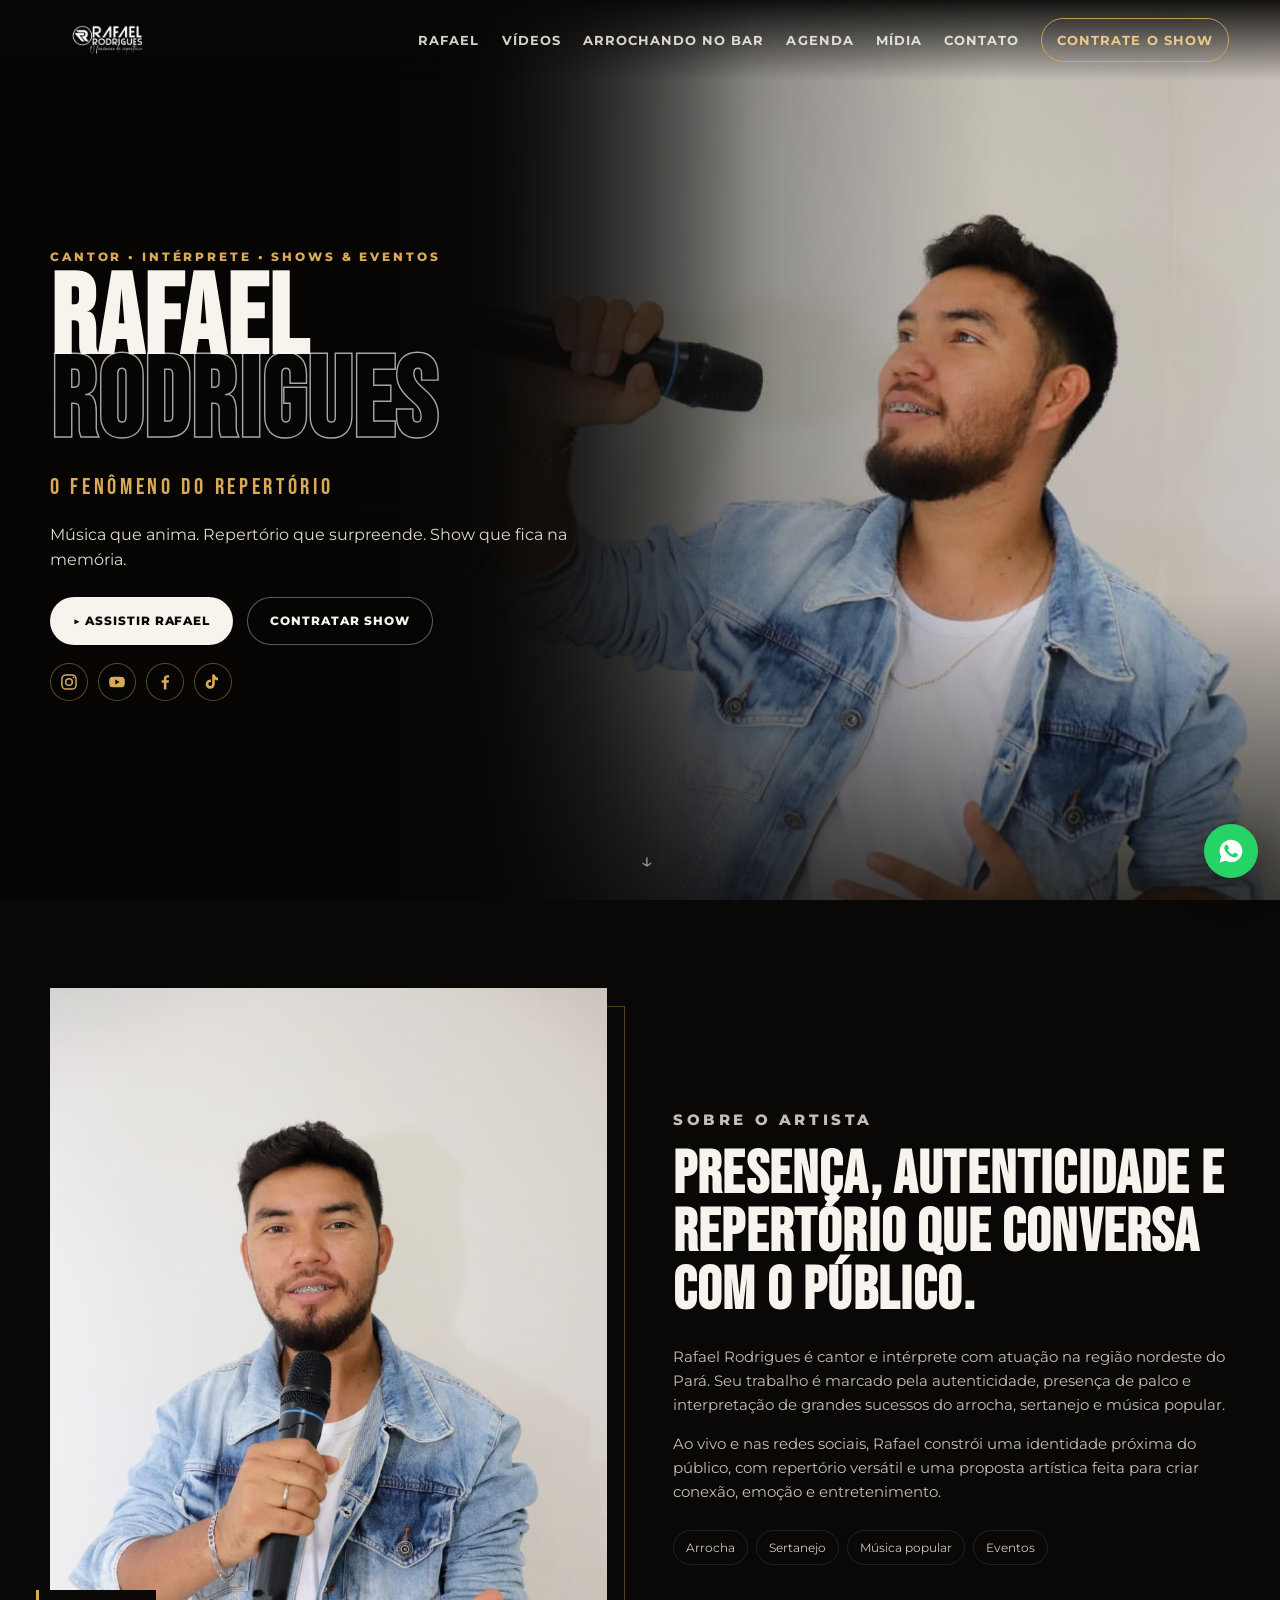
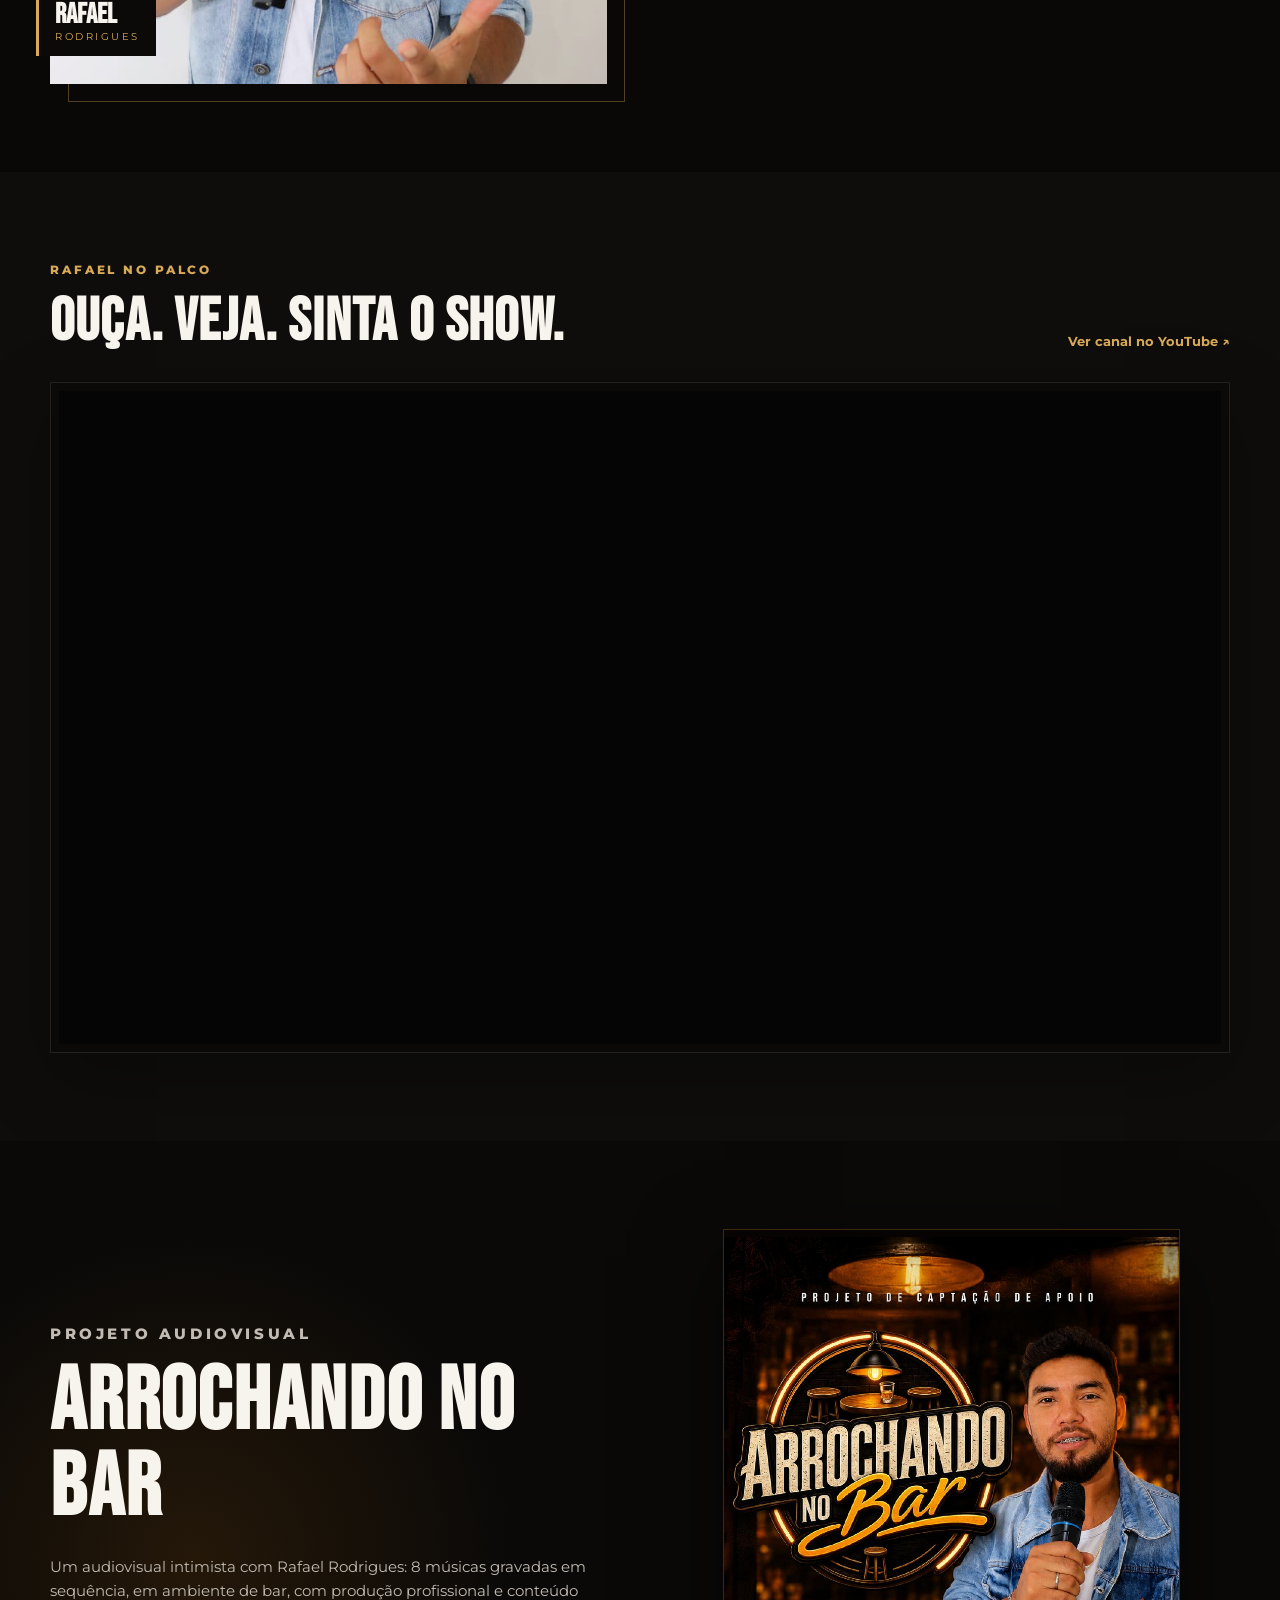
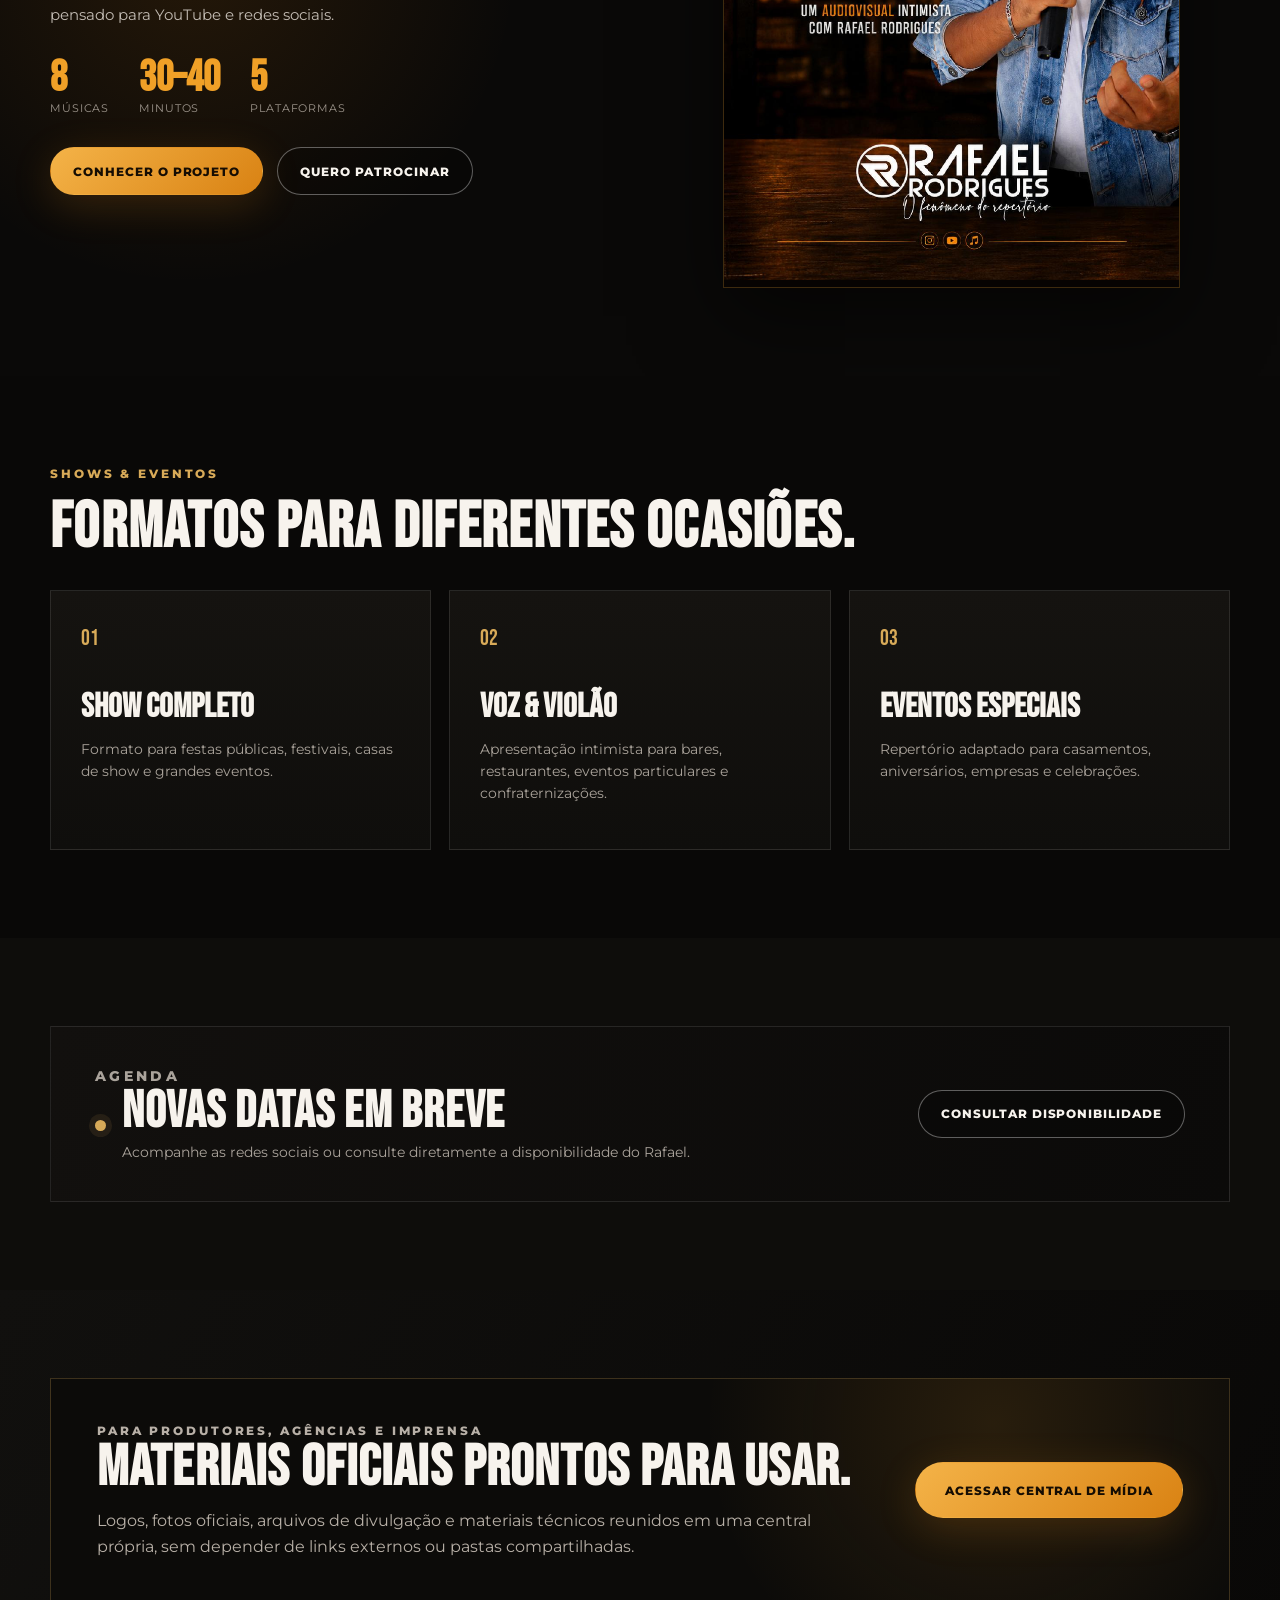
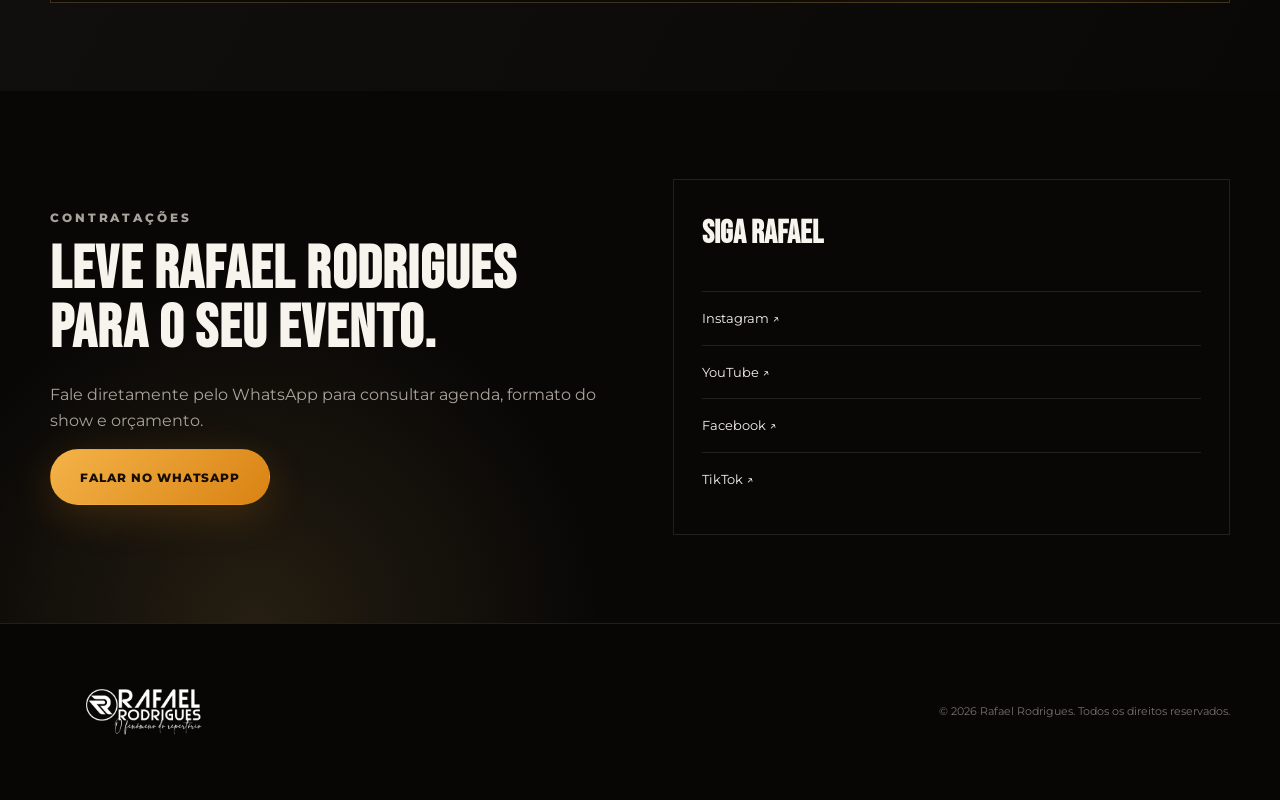
<file: index.html>
<!doctype html>
<html lang="pt-BR">
<head>
  <meta charset="utf-8" />
  <meta name="viewport" content="width=device-width, initial-scale=1" />
  <title>Rafael Rodrigues | O fenômeno do repertório</title>
  <meta name="description" content="Site oficial do cantor Rafael Rodrigues. Shows, vídeos, agenda, projeto Arrochando no Bar, materiais de divulgação e contratações." />
  <meta name="theme-color" content="#0b0908" />
  <link rel="icon" type="image/svg+xml" href="assets/favicon.svg" />
  <link rel="preconnect" href="https://fonts.googleapis.com">
  <link rel="preconnect" href="https://fonts.gstatic.com" crossorigin>
  <link href="https://fonts.googleapis.com/css2?family=Bebas+Neue&family=Montserrat:wght@400;500;600;700;800&display=swap" rel="stylesheet">
  <link rel="stylesheet" href="style.css" />
  <link rel="stylesheet" href="hero-fix.css" />
</head>
<body>
  <header class="topbar" id="topo">
    <a class="brand" href="#topo" aria-label="Rafael Rodrigues - início"><img src="assets/logo-rafael.png" alt="Rafael Rodrigues" /></a>
    <button class="menu-btn" aria-label="Abrir menu" aria-expanded="false"><span></span><span></span><span></span></button>
    <nav class="nav" aria-label="Navegação principal">
      <a href="#sobre">Rafael</a><a href="#videos">Vídeos</a><a href="#arrochando">Arrochando no Bar</a><a href="#agenda">Agenda</a><a href="midia.html">Mídia</a><a href="#contato">Contato</a>
      <a class="nav-cta" href="https://wa.me/5591985057791?text=Olá%20Rafael!%20Gostaria%20de%20informações%20para%20contratar%20o%20show." target="_blank" rel="noopener">Contrate o show</a>
    </nav>
  </header>
  <main>
    <section class="hero"><div class="hero-bg" aria-hidden="true"><img src="assets/rafael-hero.jpeg" alt=""></div><div class="hero-overlay"></div><div class="hero-content container reveal"><p class="eyebrow">Cantor • Intérprete • Shows & eventos</p><h1>RAFAEL<br><span>RODRIGUES</span></h1><p class="tagline">O fenômeno do repertório</p><p class="hero-copy">Música que anima. Repertório que surpreende. Show que fica na memória.</p><div class="hero-actions"><a class="btn btn-primary" href="#videos">▶ Assistir Rafael</a><a class="btn btn-ghost" href="https://wa.me/5591985057791?text=Olá%20Rafael!%20Quero%20solicitar%20um%20orçamento%20para%20show." target="_blank" rel="noopener">Contratar show</a></div></div><a href="#sobre" class="scroll-cue" aria-label="Rolar para a próxima seção">↓</a></section>
    <section class="about section" id="sobre"><div class="container split"><div class="photo-frame reveal-left"><img src="assets/rafael-sobre.jpeg" alt="Rafael Rodrigues com microfone" /><div class="photo-badge"><strong>RAFAEL</strong><span>RODRIGUES</span></div></div><div class="copy reveal-right"><p class="section-kicker">Sobre o artista</p><h2>Presença, autenticidade e repertório que conversa com o público.</h2><p>Rafael Rodrigues é cantor e intérprete com atuação na região nordeste do Pará. Seu trabalho é marcado pela autenticidade, presença de palco e interpretação de grandes sucessos do arrocha, sertanejo e música popular.</p><p>Ao vivo e nas redes sociais, Rafael constrói uma identidade próxima do público, com repertório versátil e uma proposta artística feita para criar conexão, emoção e entretenimento.</p><div class="chips"><span>Arrocha</span><span>Sertanejo</span><span>Música popular</span><span>Eventos</span></div></div></div></section>
    <section class="video-section section" id="videos"><div class="container"><div class="section-head reveal"><div><p class="section-kicker">Rafael no palco</p><h2>Ouça. Veja. Sinta o show.</h2></div><a class="text-link" href="https://www.youtube.com/@cantorrafaelrodrigues" target="_blank" rel="noopener">Ver canal no YouTube ↗</a></div><div class="video-card reveal"><div class="video-embed"><iframe src="https://www.youtube.com/embed/smSFZk81Kmo?rel=0&modestbranding=1" title="Rafael Rodrigues - vídeo em destaque" loading="lazy" allow="accelerometer; autoplay; clipboard-write; encrypted-media; gyroscope; picture-in-picture; web-share" referrerpolicy="strict-origin-when-cross-origin" allowfullscreen></iframe></div></div></div></section>
    <section class="project-preview section" id="arrochando"><div class="container project-grid"><div class="project-copy reveal-left"><p class="section-kicker amber">Projeto audiovisual</p><h2>Arrochando no Bar</h2><p>Um audiovisual intimista com Rafael Rodrigues: 8 músicas gravadas em sequência, em ambiente de bar, com produção profissional e conteúdo pensado para YouTube e redes sociais.</p><div class="metrics"><div><strong>8</strong><span>músicas</span></div><div><strong>30–40</strong><span>minutos</span></div><div><strong>5</strong><span>plataformas</span></div></div><div class="project-actions"><a class="btn btn-amber" href="arrochando.html">Conhecer o projeto</a><a class="btn btn-ghost" href="https://wa.me/5591985057791?text=Olá!%20Tenho%20interesse%20em%20apoiar%20o%20projeto%20Arrochando%20no%20Bar." target="_blank" rel="noopener">Quero patrocinar</a></div></div><div class="project-image reveal-right"><img src="assets/projeto-render/page-1.png" alt="Projeto Arrochando no Bar"></div></div></section>
    <section class="section shows"><div class="container"><div class="section-head reveal"><div><p class="section-kicker">Shows & eventos</p><h2>Formatos para diferentes ocasiões.</h2></div></div><div class="cards"><article class="card reveal"><span>01</span><h3>Show completo</h3><p>Formato para festas públicas, festivais, casas de show e grandes eventos.</p></article><article class="card reveal"><span>02</span><h3>Voz & violão</h3><p>Apresentação intimista para bares, restaurantes, eventos particulares e confraternizações.</p></article><article class="card reveal"><span>03</span><h3>Eventos especiais</h3><p>Repertório adaptado para casamentos, aniversários, empresas e celebrações.</p></article></div></div></section>
    <section class="section agenda" id="agenda"><div class="container agenda-box reveal"><div class="agenda-status"><p class="section-kicker">Agenda</p><span class="agenda-dot"></span><div><h2>Novas datas em breve</h2><p>Acompanhe as redes sociais ou consulte diretamente a disponibilidade do Rafael.</p></div></div><a class="btn btn-ghost" href="https://wa.me/5591985057791?text=Olá!%20Gostaria%20de%20consultar%20a%20agenda%20do%20Rafael%20Rodrigues." target="_blank" rel="noopener">Consultar disponibilidade</a></div></section>

    <section class="media-access section" id="materiais"><div class="container media-access-box reveal"><div><p class="section-kicker amber">Para produtores, agências e imprensa</p><h2>Materiais oficiais prontos para usar.</h2><p>Logos, fotos oficiais, arquivos de divulgação e materiais técnicos reunidos em uma central própria, sem depender de links externos ou pastas compartilhadas.</p></div><a class="btn btn-amber big" href="midia.html">Acessar central de mídia</a></div></section>

    <section class="contact section" id="contato"><div class="container contact-grid"><div class="reveal-left"><p class="section-kicker amber">Contratações</p><h2>Leve Rafael Rodrigues para o seu evento.</h2><p>Fale diretamente pelo WhatsApp para consultar agenda, formato do show e orçamento.</p><a class="btn btn-amber big" href="https://wa.me/5591985057791?text=Olá%20Rafael!%20Gostaria%20de%20solicitar%20um%20orçamento%20para%20meu%20evento." target="_blank" rel="noopener">Falar no WhatsApp</a></div><div class="social-box reveal-right"><h3>Siga Rafael</h3><a href="https://www.instagram.com/cantor_rafael_rodrigues?stkn=dnU4ZmlrcWg4YXht" target="_blank" rel="noopener">Instagram ↗</a><a href="https://www.youtube.com/@cantorrafaelrodrigues" target="_blank" rel="noopener">YouTube ↗</a><a href="https://www.facebook.com/share/1Q7PsmYpb5/" target="_blank" rel="noopener">Facebook ↗</a><a href="https://www.tiktok.com/@cantor.rafael_rodrigues?_r=1&_t=ZS-99fs9hiyLSv" target="_blank" rel="noopener">TikTok ↗</a></div></div></section>
  </main>
  <footer><div class="container footer-inner"><img src="assets/logo-rafael.png" alt="Rafael Rodrigues"><p>© 2026 Rafael Rodrigues. Todos os direitos reservados.</p></div></footer>
  <a class="whatsapp-float" href="https://wa.me/5591985057791?text=Olá%20Rafael!" target="_blank" rel="noopener" aria-label="Falar no WhatsApp"><svg viewBox="0 0 32 32" aria-hidden="true"><path fill="currentColor" d="M16.03 3C8.84 3 3 8.78 3 15.91c0 2.28.6 4.51 1.73 6.47L3 29l6.8-1.76a13.07 13.07 0 0 0 6.22 1.58h.01C23.22 28.82 29 23.03 29 15.9 29 8.78 23.22 3 16.03 3Zm7.61 18.43c-.32.9-1.87 1.72-2.58 1.82-.66.1-1.5.14-2.42-.15-.56-.18-1.28-.42-2.2-.81-3.87-1.65-6.39-5.5-6.58-5.76-.18-.26-1.57-2.08-1.57-3.97s.99-2.82 1.34-3.2c.35-.39.77-.48 1.03-.48h.74c.24.01.56-.09.87.66.32.77 1.08 2.65 1.17 2.84.1.19.16.42.03.68-.13.26-.19.42-.38.64-.19.22-.4.49-.58.65-.19.19-.39.4-.17.78.23.39 1 1.64 2.15 2.66 1.48 1.31 2.72 1.72 3.11 1.91.39.19.61.16.84-.1.23-.26.97-1.13 1.23-1.52.26-.39.52-.32.87-.19.35.13 2.23 1.05 2.61 1.24.39.19.65.29.74.45.1.16.1.94-.22 1.84Z"/></svg></a>
  <script src="script.js"></script>
</body>
</html>
</file>
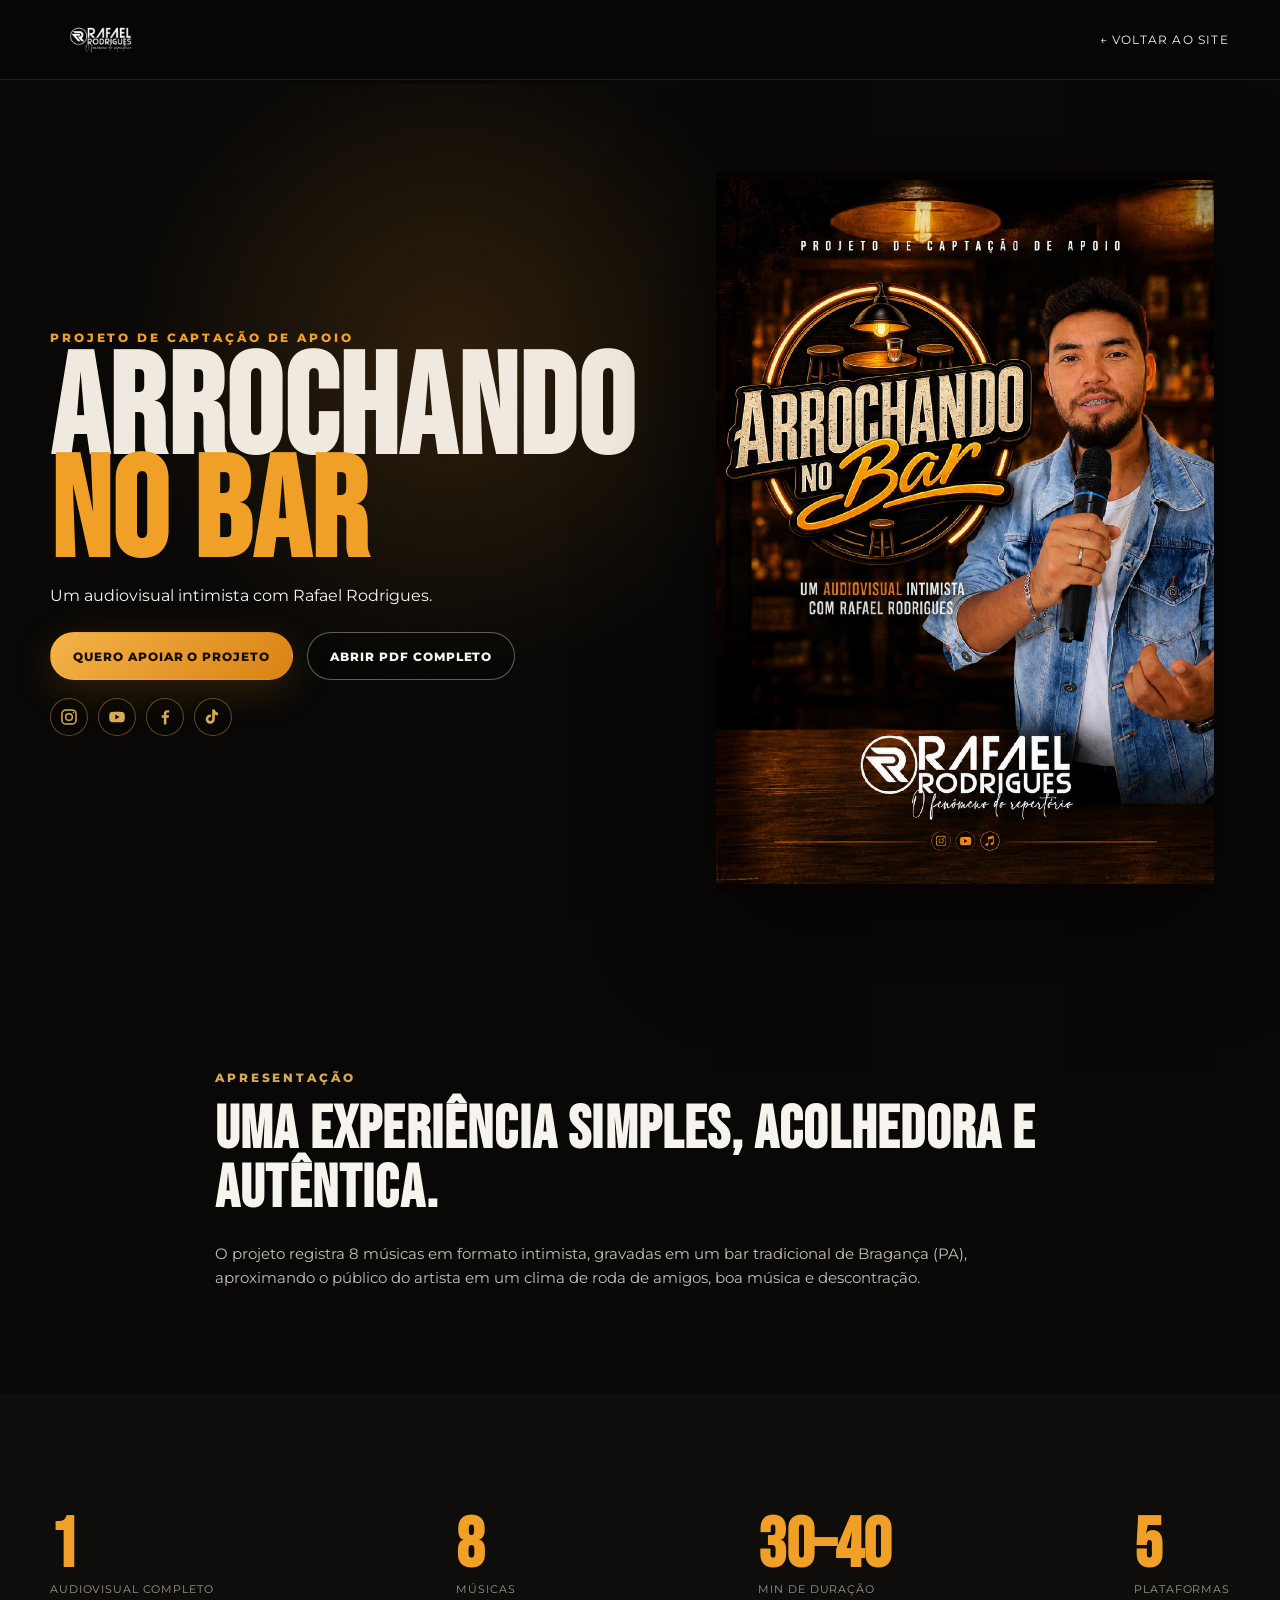
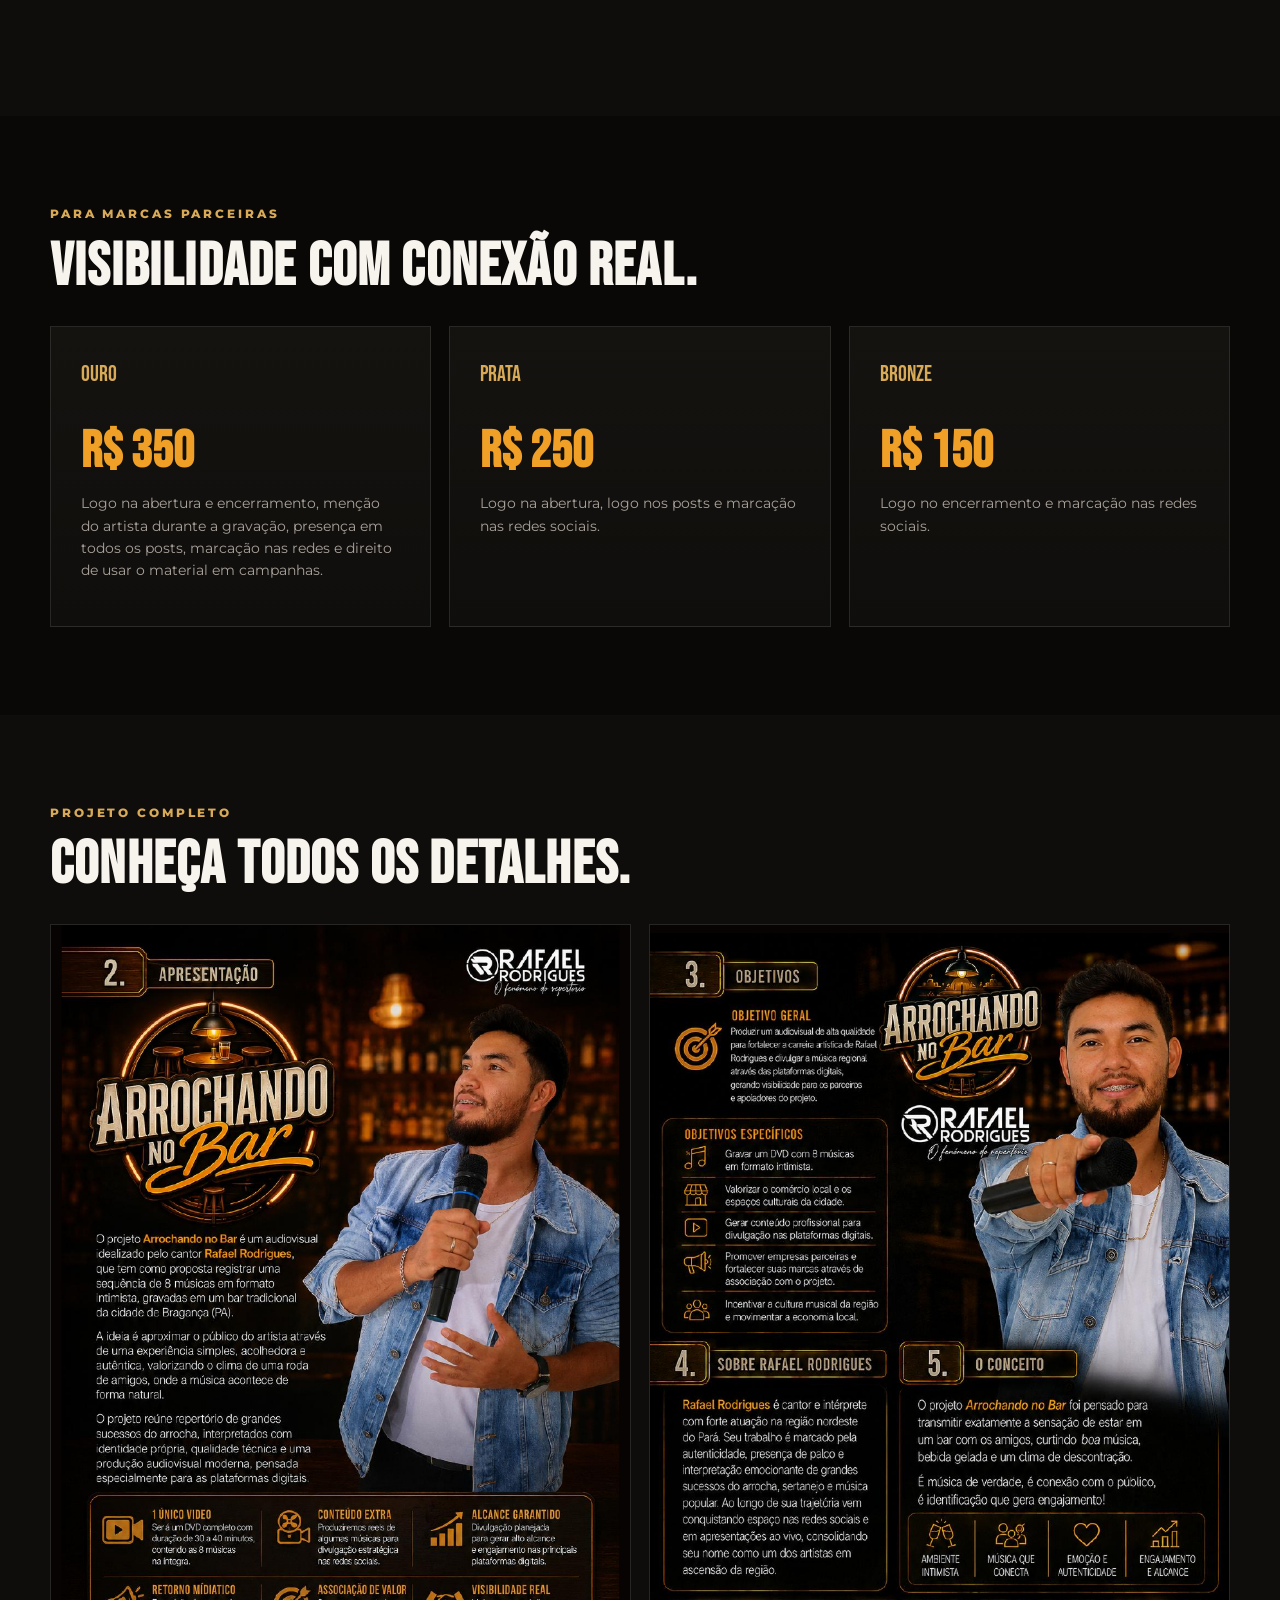
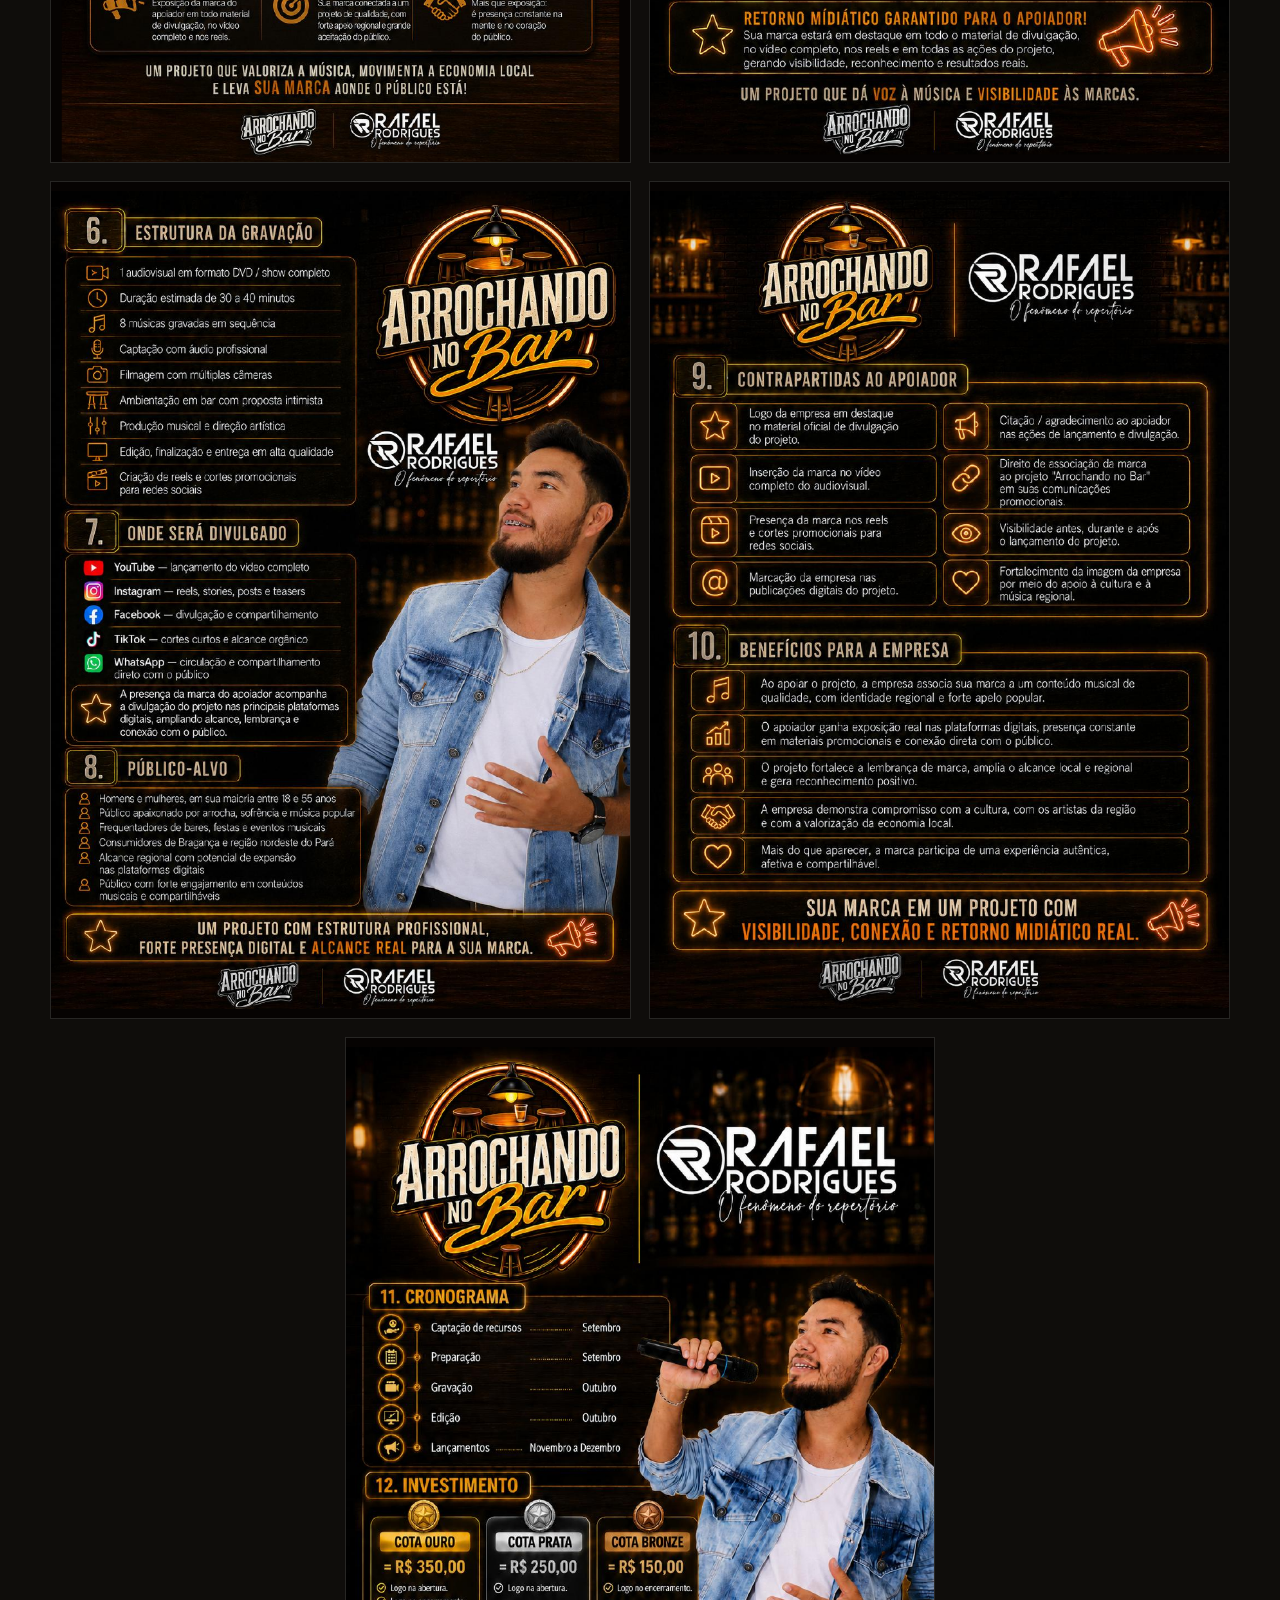
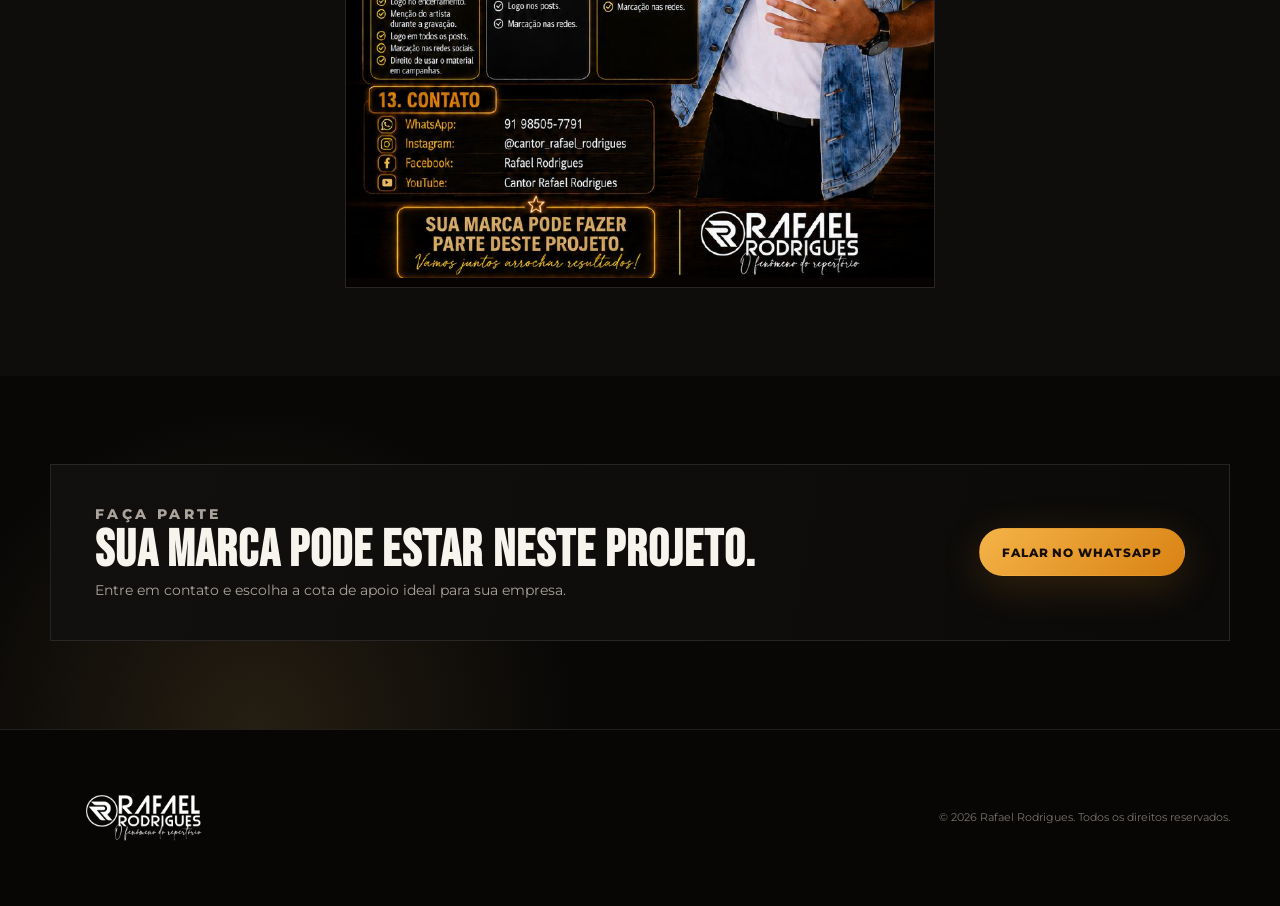
<file: arrochando.html>
<!doctype html>
<html lang="pt-BR">
<head>
  <meta charset="utf-8"><meta name="viewport" content="width=device-width, initial-scale=1">
  <title>Arrochando no Bar | Rafael Rodrigues</title>
  <meta name="description" content="Projeto audiovisual Arrochando no Bar, com Rafael Rodrigues.">
  <link rel="icon" href="assets/logo-rr.png"><link rel="preconnect" href="https://fonts.googleapis.com"><link rel="preconnect" href="https://fonts.gstatic.com" crossorigin>
  <link href="https://fonts.googleapis.com/css2?family=Bebas+Neue&family=Montserrat:wght@400;500;600;700;800&display=swap" rel="stylesheet"><link rel="stylesheet" href="style.css">
</head>
<body class="project-page">
<header class="topbar solid"><a class="brand" href="index.html"><img src="assets/logo-rafael.png" alt="Rafael Rodrigues"></a><a class="back-link" href="index.html">← Voltar ao site</a></header>
<main>
<section class="project-hero section"><div class="container project-hero-grid"><div class="reveal-left"><p class="section-kicker amber">Projeto de captação de apoio</p><h1>ARROCHANDO<br><span>NO BAR</span></h1><p>Um audiovisual intimista com Rafael Rodrigues.</p><div class="hero-actions"><a class="btn btn-amber" href="https://wa.me/5591985057791?text=Olá!%20Tenho%20interesse%20em%20apoiar%20o%20projeto%20Arrochando%20no%20Bar." target="_blank">Quero apoiar o projeto</a><a class="btn btn-ghost" href="assets/projeto-arrochando-no-bar.pdf" target="_blank">Abrir PDF completo</a></div></div><div class="reveal-right"><img class="project-cover" src="assets/projeto-render/page-1.png" alt="Capa Arrochando no Bar"></div></div></section>
<section class="section"><div class="container narrow reveal"><p class="section-kicker">Apresentação</p><h2>Uma experiência simples, acolhedora e autêntica.</h2><p class="lead">O projeto registra 8 músicas em formato intimista, gravadas em um bar tradicional de Bragança (PA), aproximando o público do artista em um clima de roda de amigos, boa música e descontração.</p></div></section>
<section class="section dark-panel"><div class="container"><div class="metrics large reveal"><div><strong>1</strong><span>audiovisual completo</span></div><div><strong>8</strong><span>músicas</span></div><div><strong>30–40</strong><span>min de duração</span></div><div><strong>5</strong><span>plataformas</span></div></div></div></section>
<section class="section"><div class="container"><div class="section-head reveal"><div><p class="section-kicker">Para marcas parceiras</p><h2>Visibilidade com conexão real.</h2></div></div><div class="cards sponsor-cards"><article class="card reveal"><span>OURO</span><h3>R$ 350</h3><p>Logo na abertura e encerramento, menção do artista durante a gravação, presença em todos os posts, marcação nas redes e direito de usar o material em campanhas.</p></article><article class="card reveal"><span>PRATA</span><h3>R$ 250</h3><p>Logo na abertura, logo nos posts e marcação nas redes sociais.</p></article><article class="card reveal"><span>BRONZE</span><h3>R$ 150</h3><p>Logo no encerramento e marcação nas redes sociais.</p></article></div></div></section>
<section class="section project-gallery"><div class="container"><div class="section-head reveal"><div><p class="section-kicker">Projeto completo</p><h2>Conheça todos os detalhes.</h2></div></div><div class="pdf-grid"><img src="assets/projeto-render/page-2.png" alt="Apresentação do projeto"><img src="assets/projeto-render/page-3.png" alt="Objetivos e conceito"><img src="assets/projeto-render/page-4.png" alt="Estrutura e divulgação"><img src="assets/projeto-render/page-5.png" alt="Contrapartidas e benefícios"><img src="assets/projeto-render/page-6.png" alt="Cronograma e investimento"></div></div></section>
<section class="contact section"><div class="container agenda-box reveal"><div><p class="section-kicker amber">Faça parte</p><h2>Sua marca pode estar neste projeto.</h2><p>Entre em contato e escolha a cota de apoio ideal para sua empresa.</p></div><a class="btn btn-amber" href="https://wa.me/5591985057791?text=Olá!%20Quero%20saber%20mais%20sobre%20as%20cotas%20do%20Arrochando%20no%20Bar." target="_blank">Falar no WhatsApp</a></div></section>
</main>
<footer><div class="container footer-inner"><img src="assets/logo-rafael.png" alt="Rafael Rodrigues"><p>© 2026 Rafael Rodrigues. Todos os direitos reservados.</p></div></footer>
<script src="script.js"></script>
</body></html>
</file>
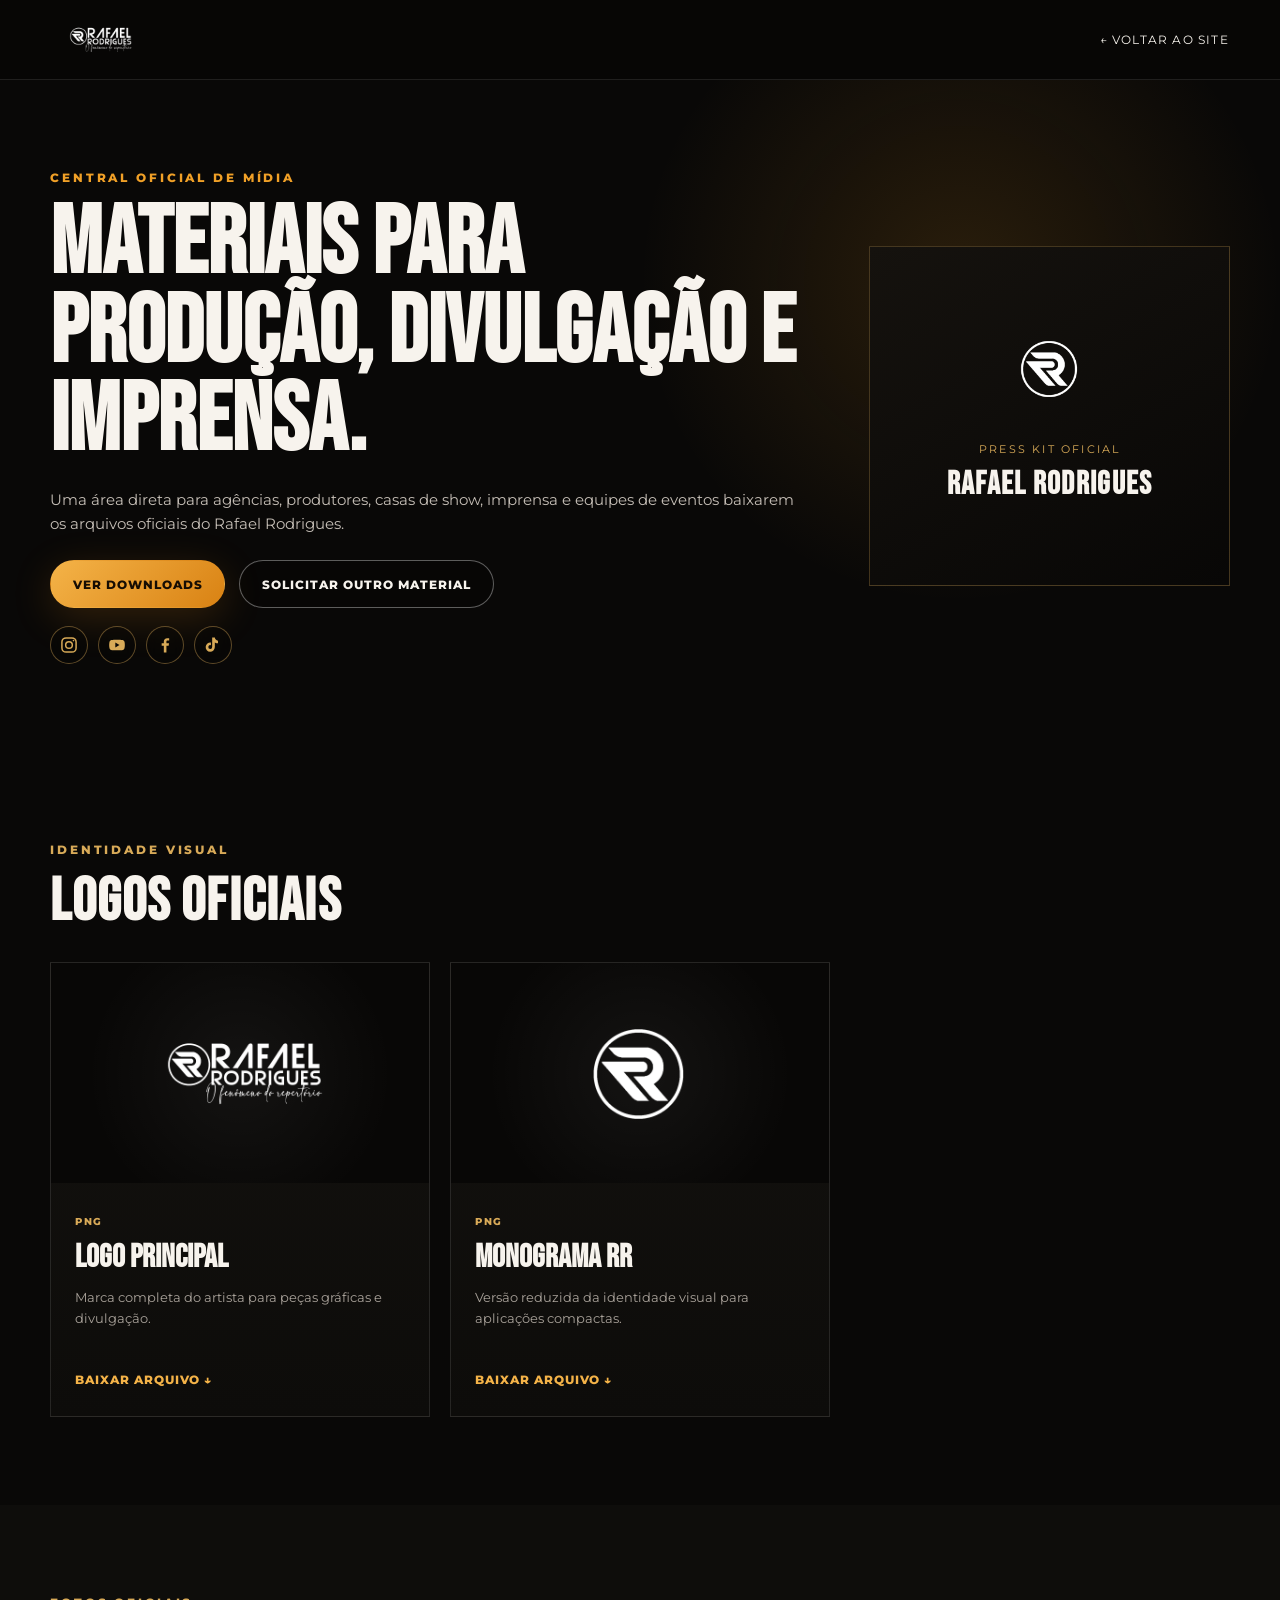
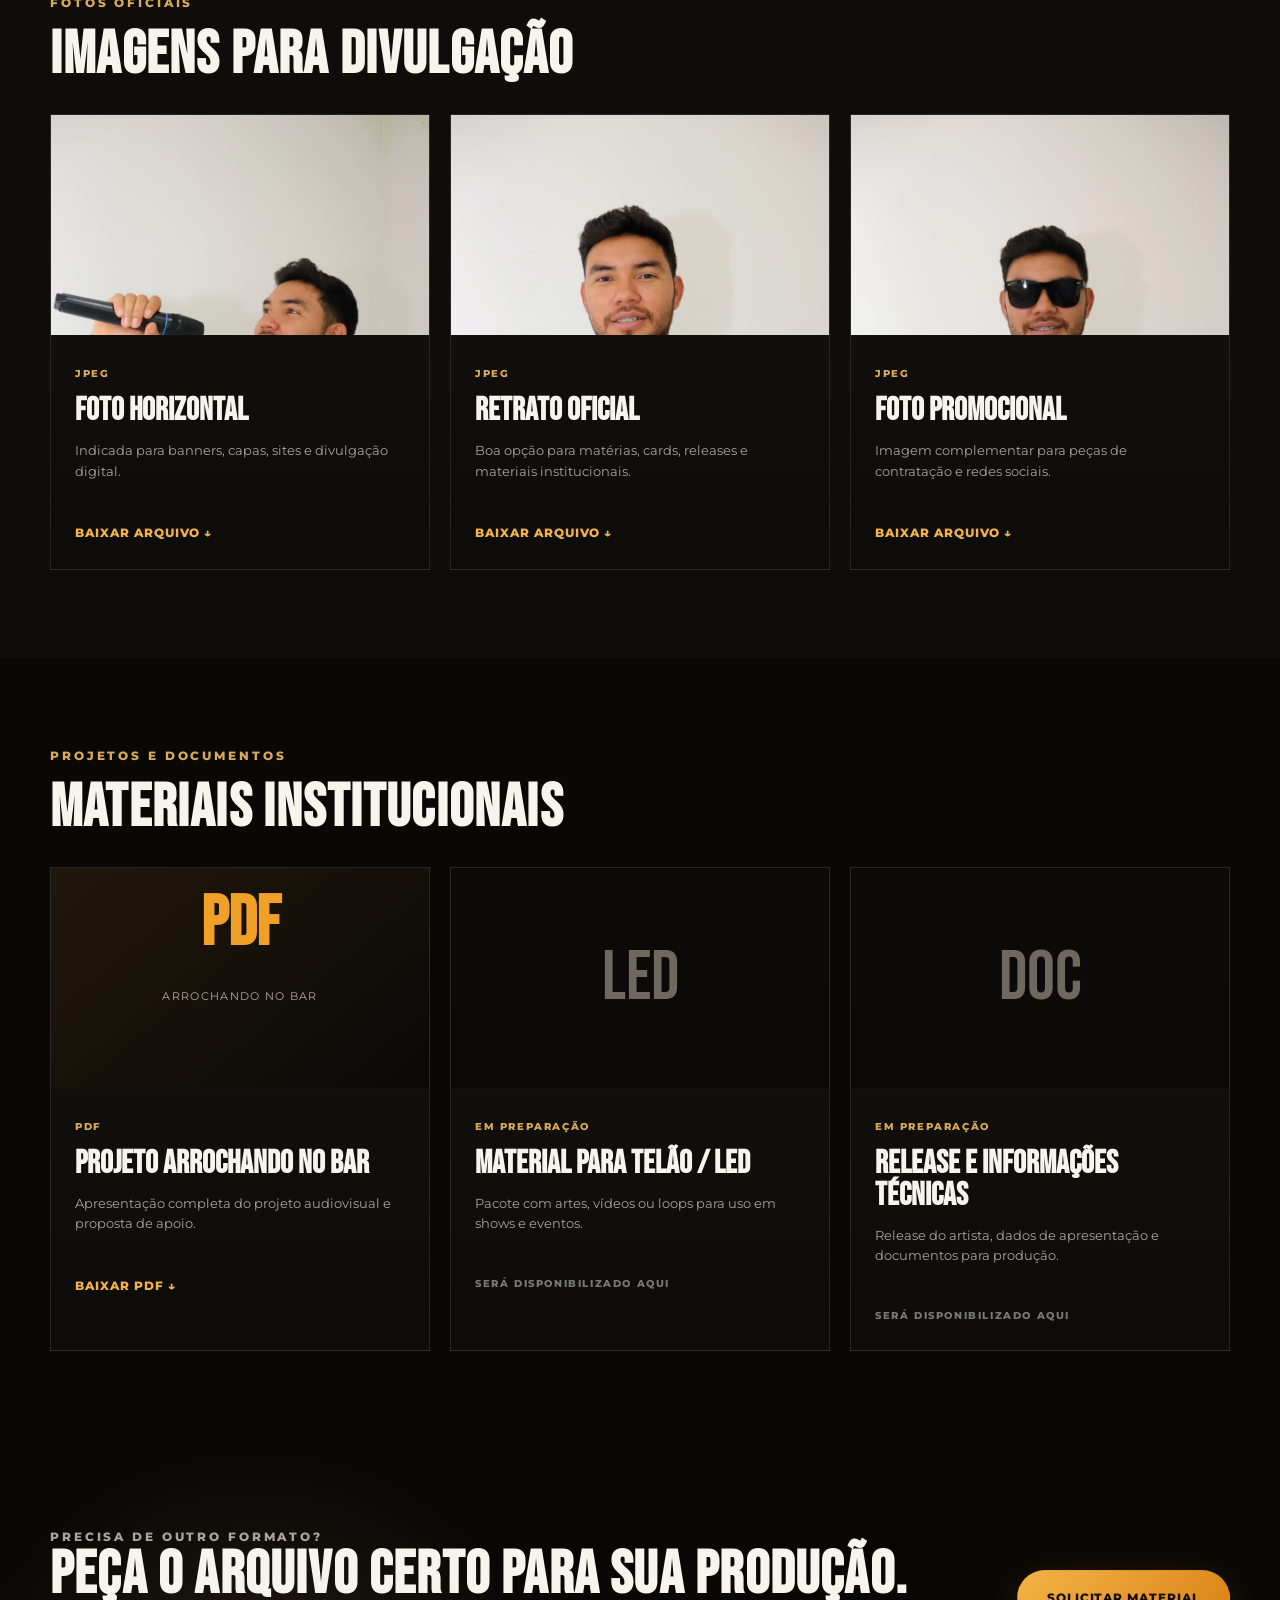
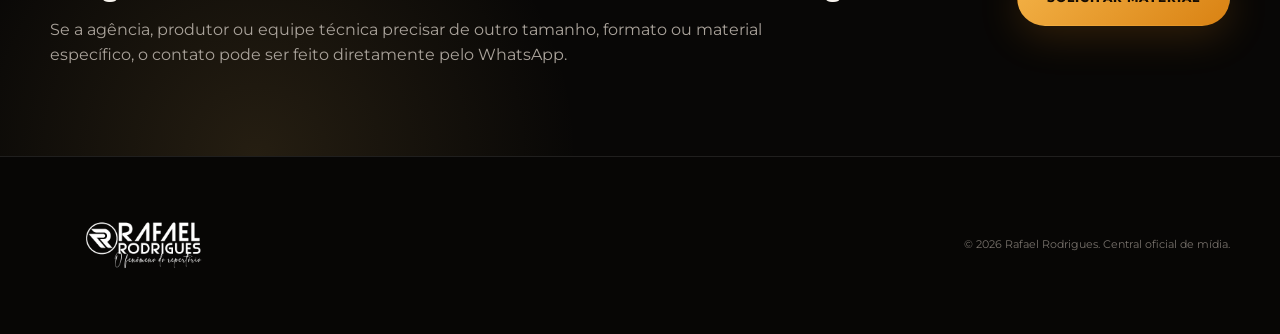
<file: midia.html>
<!doctype html>
<html lang="pt-BR">
<head>
  <meta charset="utf-8" />
  <meta name="viewport" content="width=device-width, initial-scale=1" />
  <title>Central de Mídia | Rafael Rodrigues</title>
  <meta name="description" content="Central oficial de materiais de Rafael Rodrigues para produtores, agências, imprensa e eventos." />
  <meta name="theme-color" content="#0b0908" />
  <link rel="icon" type="image/svg+xml" href="assets/favicon.svg" />
  <link rel="preconnect" href="https://fonts.googleapis.com">
  <link rel="preconnect" href="https://fonts.gstatic.com" crossorigin>
  <link href="https://fonts.googleapis.com/css2?family=Bebas+Neue&family=Montserrat:wght@400;500;600;700;800&display=swap" rel="stylesheet">
  <link rel="stylesheet" href="style.css" />
</head>
<body class="media-page">
  <header class="topbar solid">
    <a class="brand" href="index.html"><img src="assets/logo-rafael.png" alt="Rafael Rodrigues"></a>
    <a class="back-link" href="index.html">← Voltar ao site</a>
  </header>

  <main>
    <section class="media-hero section">
      <div class="container media-hero-grid">
        <div class="reveal-left">
          <p class="section-kicker amber">Central oficial de mídia</p>
          <h1>Materiais para produção, divulgação e imprensa.</h1>
          <p class="lead">Uma área direta para agências, produtores, casas de show, imprensa e equipes de eventos baixarem os arquivos oficiais do Rafael Rodrigues.</p>
          <div class="hero-actions"><a class="btn btn-amber" href="#downloads">Ver downloads</a><a class="btn btn-ghost" href="https://wa.me/5591985057791?text=Olá!%20Preciso%20de%20um%20material%20específico%20do%20Rafael%20Rodrigues." target="_blank" rel="noopener">Solicitar outro material</a></div>
        </div>
        <div class="media-badge reveal-right"><img src="assets/logo-rr.png" alt="Monograma RR"><span>Press kit oficial</span><strong>Rafael Rodrigues</strong></div>
      </div>
    </section>

    <section class="section media-downloads" id="downloads">
      <div class="container">
        <div class="section-head reveal"><div><p class="section-kicker">Identidade visual</p><h2>Logos oficiais</h2></div></div>
        <div class="download-grid">
          <article class="download-card reveal"><div class="download-preview logo-preview"><img src="assets/logo-rafael.png" alt="Logo Rafael Rodrigues"></div><div class="download-body"><span>PNG</span><h3>Logo principal</h3><p>Marca completa do artista para peças gráficas e divulgação.</p><a class="download-link" href="assets/logo-rafael.png" download>Baixar arquivo ↓</a></div></article>
          <article class="download-card reveal"><div class="download-preview logo-preview"><img src="assets/logo-rr.png" alt="Monograma RR"></div><div class="download-body"><span>PNG</span><h3>Monograma RR</h3><p>Versão reduzida da identidade visual para aplicações compactas.</p><a class="download-link" href="assets/logo-rr.png" download>Baixar arquivo ↓</a></div></article>
        </div>
      </div>
    </section>

    <section class="section media-downloads alt-panel">
      <div class="container">
        <div class="section-head reveal"><div><p class="section-kicker">Fotos oficiais</p><h2>Imagens para divulgação</h2></div></div>
        <div class="download-grid photos-grid">
          <article class="download-card reveal"><div class="download-preview photo-preview"><img src="assets/rafael-hero.jpeg" alt="Rafael Rodrigues - foto horizontal"></div><div class="download-body"><span>JPEG</span><h3>Foto horizontal</h3><p>Indicada para banners, capas, sites e divulgação digital.</p><a class="download-link" href="assets/rafael-hero.jpeg" download>Baixar arquivo ↓</a></div></article>
          <article class="download-card reveal"><div class="download-preview photo-preview"><img src="assets/rafael-sobre.jpeg" alt="Rafael Rodrigues - retrato oficial"></div><div class="download-body"><span>JPEG</span><h3>Retrato oficial</h3><p>Boa opção para matérias, cards, releases e materiais institucionais.</p><a class="download-link" href="assets/rafael-sobre.jpeg" download>Baixar arquivo ↓</a></div></article>
          <article class="download-card reveal"><div class="download-preview photo-preview"><img src="assets/rafael-cta.jpeg" alt="Rafael Rodrigues - foto promocional"></div><div class="download-body"><span>JPEG</span><h3>Foto promocional</h3><p>Imagem complementar para peças de contratação e redes sociais.</p><a class="download-link" href="assets/rafael-cta.jpeg" download>Baixar arquivo ↓</a></div></article>
        </div>
      </div>
    </section>

    <section class="section media-downloads">
      <div class="container">
        <div class="section-head reveal"><div><p class="section-kicker">Projetos e documentos</p><h2>Materiais institucionais</h2></div></div>
        <div class="download-grid">
          <article class="download-card reveal"><div class="download-preview document-preview"><strong>PDF</strong><span>Arrochando no Bar</span></div><div class="download-body"><span>PDF</span><h3>Projeto Arrochando no Bar</h3><p>Apresentação completa do projeto audiovisual e proposta de apoio.</p><a class="download-link" href="assets/projeto-arrochando-no-bar.pdf" download>Baixar PDF ↓</a></div></article>
          <article class="download-card pending reveal"><div class="download-preview pending-preview">LED</div><div class="download-body"><span>Em preparação</span><h3>Material para telão / LED</h3><p>Pacote com artes, vídeos ou loops para uso em shows e eventos.</p><span class="pending-label">Será disponibilizado aqui</span></div></article>
          <article class="download-card pending reveal"><div class="download-preview pending-preview">DOC</div><div class="download-body"><span>Em preparação</span><h3>Release e informações técnicas</h3><p>Release do artista, dados de apresentação e documentos para produção.</p><span class="pending-label">Será disponibilizado aqui</span></div></article>
        </div>
      </div>
    </section>

    <section class="contact section"><div class="container media-help reveal"><div><p class="section-kicker amber">Precisa de outro formato?</p><h2>Peça o arquivo certo para sua produção.</h2><p>Se a agência, produtor ou equipe técnica precisar de outro tamanho, formato ou material específico, o contato pode ser feito diretamente pelo WhatsApp.</p></div><a class="btn btn-amber big" href="https://wa.me/5591985057791?text=Olá!%20Preciso%20de%20um%20material%20específico%20do%20Rafael%20Rodrigues." target="_blank" rel="noopener">Solicitar material</a></div></section>
  </main>

  <footer><div class="container footer-inner"><img src="assets/logo-rafael.png" alt="Rafael Rodrigues"><p>© 2026 Rafael Rodrigues. Central oficial de mídia.</p></div></footer>
  <script src="script.js"></script>
</body>
</html>
</file>
<file: style.css>
:root{--bg:#090807;--bg2:#11100e;--card:#151310;--text:#f7f3ed;--muted:#aaa39b;--gold:#d8aa58;--amber:#f0a027;--line:rgba(255,255,255,.10)}
*{box-sizing:border-box}html{scroll-behavior:smooth}body{margin:0;background:var(--bg);color:var(--text);font-family:Montserrat,Arial,sans-serif;line-height:1.6;overflow-x:hidden}a{color:inherit;text-decoration:none}img{max-width:100%;display:block}.container{width:min(1180px,calc(100% - 42px));margin:auto}.section{padding:88px 0}
.topbar{position:fixed;z-index:50;top:0;left:0;right:0;height:80px;display:flex;align-items:center;justify-content:space-between;padding:0 max(24px,4vw);background:linear-gradient(180deg,rgba(8,7,6,.94),rgba(8,7,6,.48),transparent);transition:.3s}.topbar.scrolled,.topbar.solid{background:rgba(8,7,6,.96);backdrop-filter:blur(16px);border-bottom:1px solid var(--line)}.brand img{width:245px;height:60px;object-fit:contain;object-position:left center}.nav{display:flex;align-items:center;gap:22px;font-size:13px;font-weight:700;text-transform:uppercase;letter-spacing:.08em}.nav a{opacity:.86}.nav a:hover{opacity:1;color:var(--gold)}.nav-cta{border:1px solid var(--gold);padding:11px 15px;border-radius:999px;color:#ffd991!important}.menu-btn{display:none;background:none;border:0;padding:10px}.menu-btn span{display:block;width:26px;height:2px;background:white;margin:5px}
.hero{height:100svh;min-height:700px;position:relative;display:grid;align-items:center;overflow:hidden;background:#090807}.hero-bg{position:absolute;inset:0;display:flex;justify-content:flex-end;overflow:hidden}.hero-bg img{width:min(59vw,980px);height:100%;object-fit:cover;object-position:center 28%;filter:saturate(.96) contrast(1.02)}.hero-overlay{position:absolute;inset:0;background:linear-gradient(90deg,rgba(6,5,4,.99) 0%,rgba(6,5,4,.93) 34%,rgba(6,5,4,.56) 55%,rgba(6,5,4,.10) 82%,rgba(6,5,4,.05) 100%),linear-gradient(0deg,rgba(9,8,7,.74),transparent 34%)}.hero-content{position:relative;z-index:2;padding-top:48px}.eyebrow,.section-kicker{font-size:12px;text-transform:uppercase;letter-spacing:.24em;font-weight:800;color:var(--gold);margin:0 0 14px}.hero h1,.project-hero h1{font-family:'Bebas Neue',Impact,sans-serif;font-size:clamp(74px,8.8vw,132px);line-height:.73;letter-spacing:.01em;margin:0}.hero h1 span{color:transparent;-webkit-text-stroke:1.4px rgba(255,255,255,.65)}.tagline{font-family:'Bebas Neue',Impact,sans-serif;letter-spacing:.16em;font-size:23px;color:var(--gold);margin:24px 0 6px}.hero-copy{max-width:560px;color:#ded8d0;font-size:16px}.hero-actions,.project-actions{display:flex;gap:14px;flex-wrap:wrap;margin-top:24px}.btn{display:inline-flex;align-items:center;justify-content:center;min-height:48px;padding:0 22px;border-radius:999px;font-size:12px;text-transform:uppercase;font-weight:800;letter-spacing:.08em;border:1px solid transparent;transition:.25s}.btn:hover{transform:translateY(-2px)}.btn-primary{background:var(--text);color:#0a0908}.btn-ghost{border-color:rgba(255,255,255,.35);background:rgba(0,0,0,.18)}.btn-amber{background:linear-gradient(135deg,#f4b348,#d98213);color:#160d03;box-shadow:0 10px 40px rgba(238,146,27,.18)}.btn.big{min-height:56px;padding:0 29px}.scroll-cue{position:absolute;bottom:22px;left:50%;z-index:2;font-size:22px;opacity:.6}
.split,.project-grid,.contact-grid,.project-hero-grid{display:grid;grid-template-columns:1fr 1fr;gap:66px;align-items:center}.photo-frame{position:relative}.photo-frame:before{content:"";position:absolute;inset:18px -18px -18px 18px;border:1px solid rgba(216,170,88,.35);z-index:-1}.photo-frame img{aspect-ratio:4/5;object-fit:cover;object-position:center top;filter:saturate(.9)}.photo-badge{position:absolute;left:-14px;bottom:28px;background:#0b0a08;border-left:3px solid var(--gold);padding:11px 16px;display:flex;flex-direction:column}.photo-badge strong{font-family:'Bebas Neue';font-size:28px;line-height:1}.photo-badge span{font-size:10px;letter-spacing:.25em;color:var(--gold)}h2{font-family:'Bebas Neue',Impact,sans-serif;font-size:clamp(44px,4.7vw,66px);line-height:.97;margin:0 0 24px;letter-spacing:.02em}.copy h2{max-width:700px}.copy p,.lead{color:#c5beb6;font-size:15px}.chips{display:flex;flex-wrap:wrap;gap:8px;margin-top:26px}.chips span{border:1px solid var(--line);border-radius:999px;padding:7px 12px;color:#cfc8c1;font-size:12px}
.video-section{background:#0e0d0b}.section-head{display:flex;justify-content:space-between;align-items:end;gap:30px;margin-bottom:30px}.section-head h2{margin-bottom:0}.text-link{font-size:13px;color:var(--gold);font-weight:700}.video-card{border:1px solid var(--line);padding:8px;background:#0a0908;box-shadow:0 24px 70px rgba(0,0,0,.28)}.video-embed{position:relative;aspect-ratio:16/9;background:#050505;overflow:hidden}.video-embed iframe{position:absolute;inset:0;width:100%;height:100%;border:0}
.project-preview{position:relative;background:radial-gradient(circle at 15% 50%,rgba(226,130,13,.12),transparent 28%),#0a0908;overflow:hidden}.project-image img{width:82%;margin:auto;box-shadow:0 28px 80px rgba(0,0,0,.55);border:1px solid rgba(240,160,39,.22)}.amber{color:var(--amber)}.project-copy h2{font-size:clamp(58px,7vw,88px)}.project-copy p{color:#c2bbb3;font-size:15px}.metrics{display:flex;gap:30px;margin:30px 0}.metrics div{display:flex;flex-direction:column}.metrics strong{font-family:'Bebas Neue';font-size:43px;color:var(--amber);line-height:1}.metrics span{font-size:11px;text-transform:uppercase;color:#9d958c;letter-spacing:.08em}
.shows .section-head h2{font-size:clamp(44px,5vw,68px)}.cards{display:grid;grid-template-columns:repeat(3,1fr);gap:18px}.card{background:linear-gradient(180deg,#151310,#0f0e0c);border:1px solid var(--line);padding:30px;min-height:245px;transition:.25s}.card:hover{transform:translateY(-5px);border-color:rgba(216,170,88,.35)}.card>span{font-family:'Bebas Neue';color:var(--gold);font-size:22px}.card h3{font-family:'Bebas Neue';font-size:34px;line-height:1;margin:34px 0 12px}.card p{color:#a9a29a;font-size:14px}
.agenda{background:#0e0d0b}.agenda-box{display:flex;align-items:center;justify-content:space-between;gap:30px;border:1px solid var(--line);padding:38px 44px;background:linear-gradient(100deg,#12100e,#0b0a09)}.agenda-status{display:grid;grid-template-columns:auto 1fr;grid-template-areas:"kicker kicker" "dot content";column-gap:16px;align-items:center}.agenda-status .section-kicker{grid-area:kicker}.agenda-dot{grid-area:dot;width:11px;height:11px;border-radius:50%;background:var(--gold);box-shadow:0 0 0 6px rgba(216,170,88,.10)}.agenda-status>div{grid-area:content}.agenda-box h2{font-size:clamp(38px,4vw,56px);margin:0 0 4px}.agenda-box p{color:#aaa39b;margin:0;font-size:14px}
.media-access{background:linear-gradient(120deg,#11100e,#090807)}.media-access-box{display:grid;grid-template-columns:1fr auto;gap:50px;align-items:center;border:1px solid rgba(216,170,88,.24);padding:42px 46px;background:radial-gradient(circle at 80% 20%,rgba(240,160,39,.12),transparent 30%),#0c0b09}.media-access-box h2{margin-bottom:12px;font-size:clamp(42px,4.5vw,62px)}.media-access-box p{max-width:760px;color:#b8b0a7;margin:0}
.contact{background:radial-gradient(circle at 20% 100%,rgba(216,170,88,.14),transparent 30%),#080706}.social-box{border:1px solid var(--line);padding:28px}.social-box h3{font-family:'Bebas Neue';font-size:32px;margin-top:0}.social-box a{display:block;padding:16px 0;border-top:1px solid var(--line);font-size:13px}.contact p{color:#aaa39b}footer{padding:32px 0;border-top:1px solid var(--line);background:#070605}.footer-inner{display:flex;align-items:center;justify-content:space-between;gap:25px}.footer-inner img{width:180px}.footer-inner p{font-size:11px;color:#77716b}
.whatsapp-float{position:fixed;z-index:40;right:22px;bottom:22px;width:54px;height:54px;display:grid;place-items:center;background:#25D366;color:white;border-radius:50%;box-shadow:0 10px 35px rgba(0,0,0,.38);transition:.25s}.whatsapp-float:hover{transform:translateY(-3px) scale(1.03)}.whatsapp-float svg{width:28px;height:28px}
.project-page{padding-top:84px}.back-link{font-size:12px;text-transform:uppercase;letter-spacing:.1em}.project-hero{background:radial-gradient(circle at 35% 30%,rgba(239,150,32,.16),transparent 32%),#090807}.project-hero h1{font-size:clamp(80px,11vw,150px);color:#f0e9df}.project-hero h1 span{color:var(--amber)}.project-cover{max-height:720px;margin:auto;box-shadow:0 30px 100px rgba(0,0,0,.6)}.narrow{max-width:850px}.dark-panel{background:#0f0d0b}.metrics.large{justify-content:space-between}.metrics.large strong{font-size:70px}.sponsor-cards .card h3{color:var(--amber);font-size:52px}.project-gallery{background:#0f0d0b}.pdf-grid{display:grid;grid-template-columns:repeat(2,1fr);gap:18px}.pdf-grid img{width:100%;border:1px solid var(--line)}.pdf-grid img:last-child{grid-column:1/-1;width:50%;justify-self:center}
.media-page{padding-top:80px}.media-hero{background:radial-gradient(circle at 75% 30%,rgba(240,160,39,.14),transparent 30%),#090807}.media-hero-grid{display:grid;grid-template-columns:1.35fr .65fr;gap:70px;align-items:center}.media-hero h1{font-family:'Bebas Neue',Impact,sans-serif;font-size:clamp(62px,7.5vw,105px);line-height:.92;margin:0 0 22px}.media-badge{min-height:340px;border:1px solid rgba(216,170,88,.28);background:linear-gradient(150deg,#15120e,#080706);display:flex;flex-direction:column;align-items:center;justify-content:center;text-align:center;padding:40px}.media-badge img{width:150px;max-height:150px;object-fit:contain;margin-bottom:25px}.media-badge span{font-size:11px;text-transform:uppercase;letter-spacing:.2em;color:var(--gold)}.media-badge strong{font-family:'Bebas Neue';font-size:32px;letter-spacing:.04em}.media-downloads.alt-panel{background:#0e0d0b}.download-grid{display:grid;grid-template-columns:repeat(3,1fr);gap:20px}.download-grid>.download-card:nth-child(1):nth-last-child(2),.download-grid>.download-card:nth-child(2):last-child{grid-column:auto}.download-card{border:1px solid var(--line);background:linear-gradient(180deg,#14120f,#0d0c0a);overflow:hidden;transition:.25s}.download-card:hover{transform:translateY(-4px);border-color:rgba(216,170,88,.35)}.download-preview{height:220px;background:#080706;display:grid;place-items:center;overflow:hidden}.logo-preview{padding:36px;background:radial-gradient(circle,rgba(255,255,255,.05),transparent 70%),#080706}.logo-preview img{max-height:150px;object-fit:contain}.photo-preview img{width:100%;height:100%;object-fit:cover;object-position:center 25%}.document-preview{display:flex;flex-direction:column;gap:8px;background:linear-gradient(140deg,#21170b,#0a0908)}.document-preview strong,.pending-preview{font-family:'Bebas Neue';font-size:70px;color:var(--amber)}.document-preview span{font-size:11px;text-transform:uppercase;letter-spacing:.12em;color:#b4aaa0}.pending-preview{background:#0b0a09;color:#6f685f}.download-body{padding:24px}.download-body>span{font-size:10px;text-transform:uppercase;letter-spacing:.16em;color:var(--gold);font-weight:800}.download-body h3{font-family:'Bebas Neue';font-size:32px;line-height:1;margin:10px 0}.download-body p{font-size:13px;color:#a9a29a;min-height:62px}.download-link{display:inline-block;margin-top:8px;font-size:12px;text-transform:uppercase;letter-spacing:.08em;font-weight:800;color:#f4b348}.download-link:hover{color:#ffd889}.pending{opacity:.76}.pending-label{display:inline-block!important;color:#777!important;margin-top:8px}.media-help{display:grid;grid-template-columns:1fr auto;gap:45px;align-items:center}.media-help h2{margin-bottom:12px}.media-help p{max-width:760px;margin:0}
.reveal,.reveal-left,.reveal-right{opacity:0;transform:translateY(24px);transition:opacity .7s ease,transform .7s ease}.reveal-left{transform:translateX(-35px)}.reveal-right{transform:translateX(35px)}.visible{opacity:1;transform:none}
@media(max-width:1050px){.brand img{width:205px}.nav{gap:15px;font-size:11px}.hero-bg img{width:64vw}.split,.project-grid,.contact-grid,.project-hero-grid{gap:48px}.media-hero-grid{gap:45px}.download-grid{grid-template-columns:repeat(2,1fr)}}
@media(max-width:900px){.topbar{height:72px}.brand img{width:190px}.menu-btn{display:block;z-index:52}.nav{position:fixed;inset:0 0 auto 0;top:0;background:#090807;display:flex;flex-direction:column;align-items:flex-start;padding:100px 26px 36px;transform:translateY(-110%);transition:.3s;border-bottom:1px solid var(--line)}.nav.open{transform:none}.hero{min-height:720px}.hero-bg{justify-content:center}.hero-bg img{width:100%;height:100%;object-position:58% top}.hero-overlay{background:linear-gradient(0deg,rgba(7,6,5,.99) 0%,rgba(7,6,5,.88) 34%,rgba(7,6,5,.36) 72%,rgba(7,6,5,.16) 100%)}.hero-content{align-self:end;padding-bottom:88px}.hero h1{font-size:clamp(72px,18vw,105px)}.split,.project-grid,.contact-grid,.project-hero-grid,.media-hero-grid{grid-template-columns:1fr;gap:44px}.section{padding:72px 0}.copy h2{font-size:52px}.cards{grid-template-columns:1fr}.agenda-box{flex-direction:column;align-items:flex-start;padding:32px}.project-image{order:2}.metrics{gap:22px;flex-wrap:wrap}.pdf-grid{grid-template-columns:1fr}.pdf-grid img:last-child{grid-column:auto;width:100%}.media-access-box,.media-help{grid-template-columns:1fr}.media-badge{min-height:280px}.media-page{padding-top:72px}}
@media(max-width:560px){.container{width:min(100% - 28px,1180px)}.section{padding:62px 0}.hero{min-height:690px}.hero-bg img{object-position:58% top}.hero h1{font-size:70px}.eyebrow{font-size:10px;letter-spacing:.18em}.tagline{font-size:18px}.hero-copy{font-size:14px;max-width:92%}.hero-actions .btn{width:100%}.section-head{align-items:flex-start;flex-direction:column}.section-head h2,.shows .section-head h2{font-size:48px}.photo-frame:before{display:none}.copy h2{font-size:46px}.video-card{padding:4px}.project-image img{width:100%}.metrics div{min-width:84px}.cards .card{min-height:215px}.card h3{margin-top:24px}.agenda-box{padding:26px 22px}.agenda-status{grid-template-columns:1fr;grid-template-areas:"kicker" "content"}.agenda-dot{display:none}.agenda-box .btn{width:100%}.social-box{padding:20px}.footer-inner{flex-direction:column;align-items:flex-start}.project-hero h1{font-size:76px}.metrics.large{display:grid;grid-template-columns:1fr 1fr}.metrics.large strong{font-size:52px}.whatsapp-float{right:16px;bottom:16px;width:52px;height:52px}.media-access-box{padding:28px 22px}.media-access-box .btn,.media-help .btn{width:100%}.media-hero h1{font-size:58px}.media-badge img{width:120px}.download-grid{grid-template-columns:1fr}.download-preview{height:200px}.download-body p{min-height:0}}
</file>
<file: hero-fix.css>
/* Ajustes visuais do hero e cabeçalho */
.brand img{width:290px;height:68px;object-fit:contain;object-position:left center}

@media (min-width: 901px){
  .hero-bg img{
    width:min(68vw,1120px);
    -webkit-mask-image:linear-gradient(90deg,transparent 0%,rgba(0,0,0,.10) 9%,rgba(0,0,0,.55) 22%,#000 39%);
    mask-image:linear-gradient(90deg,transparent 0%,rgba(0,0,0,.10) 9%,rgba(0,0,0,.55) 22%,#000 39%);
  }
  .hero-overlay{
    background:linear-gradient(90deg,rgba(6,5,4,.99) 0%,rgba(6,5,4,.94) 31%,rgba(6,5,4,.72) 46%,rgba(6,5,4,.34) 61%,rgba(6,5,4,.08) 78%,rgba(6,5,4,.02) 100%),linear-gradient(0deg,rgba(9,8,7,.74),transparent 34%);
  }
}

@media (max-width: 1050px) and (min-width: 901px){.brand img{width:250px;height:64px}}
@media (max-width: 900px){
  .brand img{width:225px;height:58px}
  .hero-bg img{-webkit-mask-image:none;mask-image:none}
}
@media (max-width: 560px){.brand img{width:210px;height:56px}}
</file>
